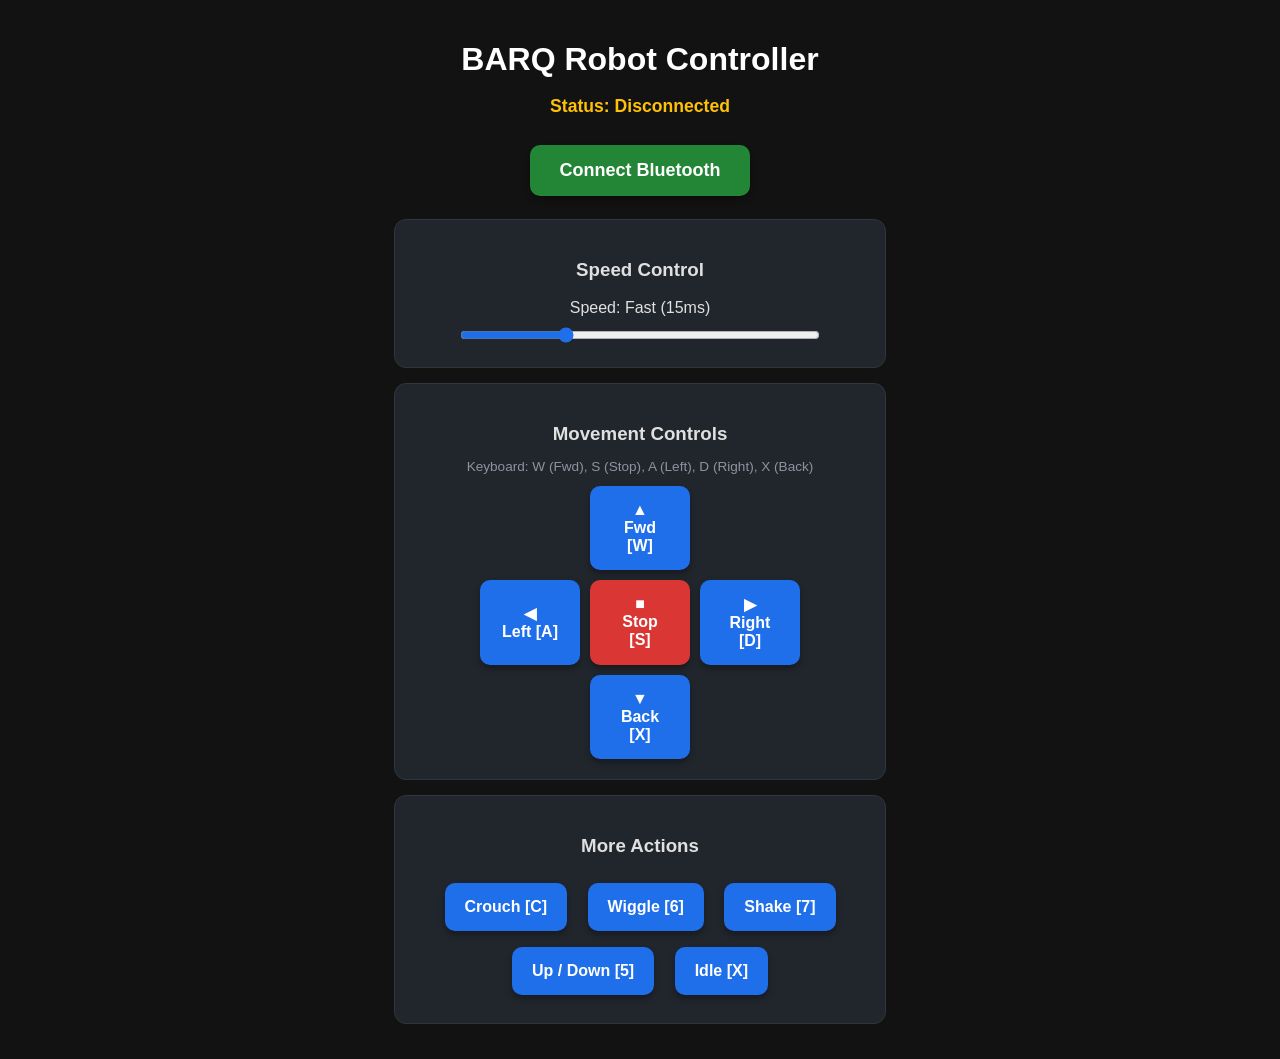
<file: index.html>
<!DOCTYPE html>
<html lang="en">
<head>
    <meta charset="UTF-8">
    <meta name="viewport" content="width=device-width, initial-scale=1.0">
    <title>BARQ Robot Controller</title>
    <link rel="stylesheet" href="style.css">
</head>
<body>

    <h1>BARQ Robot Controller</h1>
    <p id="status">Status: Disconnected</p>
    
    <button id="connectBtn">Connect Bluetooth</button>

    <div class="section">
        <h3>Speed Control</h3>
        <label for="speedRange">Speed: <span id="speedVal">Fast (15ms)</span></label>
        <br>
        <input type="range" id="speedRange" min="5" max="40" value="15" step="1" oninput="updateSpeed(this.value)">
    </div>

    <div class="section">
        <h3>Movement Controls</h3>
        <p class="hint">Keyboard: W (Fwd), S (Stop), A (Left), D (Right), X (Back)</p>
        <div class="control-grid">
            <div class="empty"></div>
            <button onclick="sendCommand('f')">▲<br>Fwd [W]</button>
            <div class="empty"></div>
            <button onclick="sendCommand('l')">◀<br>Left [A]</button>
            <button class="stop" onclick="sendCommand('s')">■<br>Stop [S]</button>
            <button onclick="sendCommand('r')">▶<br>Right [D]</button>
            <div class="empty"></div>
            <button onclick="sendCommand('b')">▼<br>Back [X]</button>
            <div class="empty"></div>
        </div>
    </div>

    <div class="section">
        <h3>More Actions</h3>
        <div>
            <button onclick="sendCommand('c')">Crouch [C]</button>
            <button onclick="sendCommand('w')">Wiggle [6]</button>
            <button onclick="sendCommand('7')">Shake [7]</button>
            <button onclick="sendCommand('5')">Up / Down [5]</button>
            <button onclick="sendCommand('i')">Idle [X]</button>
        </div>
    </div>

    <script src="script.js"></script>
</body>
</html>
</file>
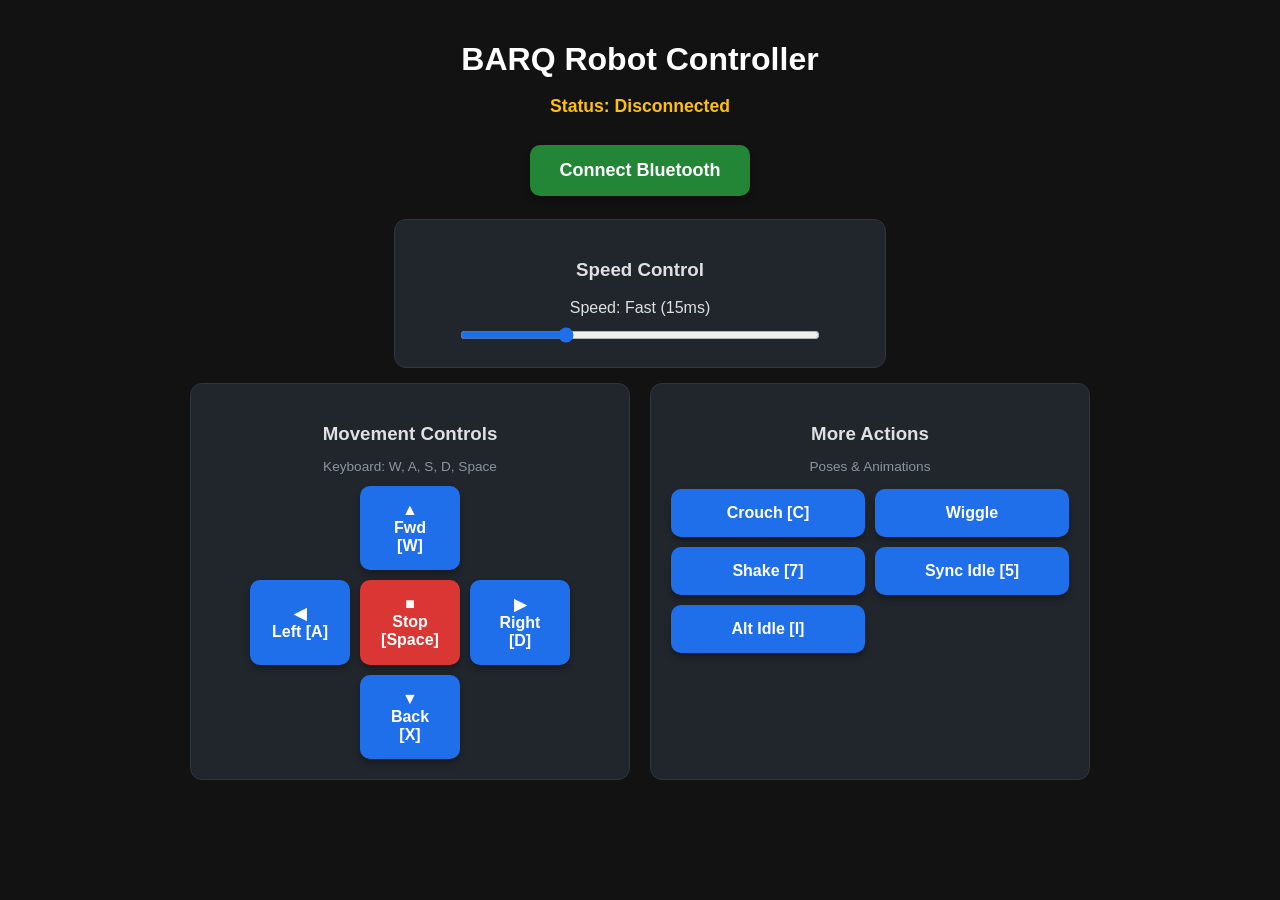
<file: Barq_code/index.html>
<!DOCTYPE html>
<html lang="en">
<head>
    <meta charset="UTF-8">
    <meta name="viewport" content="width=device-width, initial-scale=1.0">
    <title>BARQ Robot Controller</title>
    <link rel="stylesheet" href="style.css">
</head>
<body>

    <h1>BARQ Robot Controller</h1>
    <p id="status">Status: Disconnected</p>
    
    <button id="connectBtn">Connect Bluetooth</button>

    <div class="section speed-section">
        <h3>Speed Control</h3>
        <label for="speedRange">Speed: <span id="speedVal">Fast (15ms)</span></label>
        <br>
        <input type="range" id="speedRange" min="5" max="40" value="15" step="1" oninput="updateSpeed(this.value)">
    </div>

    <!-- Side-by-side container for controls and actions -->
    <div class="dashboard-grid">
        <div class="section">
            <h3>Movement Controls</h3>
            <p class="hint">Keyboard: W, A, S, D, Space</p>
            <div class="control-grid">
                <div class="empty"></div>
                <button onclick="sendCommand('f')">▲<br>Fwd [W]</button>
                <div class="empty"></div>
                <button onclick="sendCommand('l')">◀<br>Left [A]</button>
                <button class="stop" onclick="sendCommand('s')">■<br>Stop [Space]</button>
                <button onclick="sendCommand('r')">▶<br>Right [D]</button>
                <div class="empty"></div>
                <button onclick="sendCommand('b')">▼<br>Back [X]</button>
                <div class="empty"></div>
            </div>
        </div>

        <div class="section">
            <h3>More Actions</h3>
            <p class="hint">Poses & Animations</p>
            <div class="action-grid">
                <button onclick="sendCommand('c')">Crouch [C]</button>
                <button onclick="sendCommand('w')">Wiggle</button>
                <button onclick="sendCommand('7')">Shake [7]</button>
                <button onclick="sendCommand('5')">Sync Idle [5]</button>
                <button onclick="sendCommand('i')">Alt Idle [I]</button>
            </div>
        </div>
    </div>

    <script src="script.js"></script>
</body>
</html>
</file>
<file: style.css>
body 
{
    font-family: Arial, sans-serif;
    text-align: center;
    background: #121212;
    color: #e0e0e0;
    margin: 0;
    padding: 20px;
}

h1 
{ 
    color: #ffffff; margin-bottom: 5px; 
}

#status 
{
    font-weight: bold;
    color: #ffc107;
    margin-bottom: 20px;
    font-size: 1.1rem;
}

button 
{
    font-size: 16px;
    font-weight: bold;
    padding: 15px 20px;
    margin: 8px;
    cursor: pointer;
    border-radius: 10px;
    border: none;
    background: #1f6feb;
    color: white;
    box-shadow: 0 4px 6px rgba(0,0,0,0.3);
    transition: background 0.2s, transform 0.1s;
}

button:active 
{ 
    transform: scale(0.96); 
}

button:hover 
{ 
    background: #388bfd; 
}

#connectBtn 
{ 
    background: #238636; font-size: 18px; padding: 15px 30px; 
}

#connectBtn:hover 
{
    background: #2ea043; 
}

.stop 
{ 
    background: #da3633 !important; 
}

.stop:hover 
{ 
    background: #f85149 !important; 
}

.section 
{
    background: #21262d;
    border: 1px solid #30363d;
    border-radius: 12px;
    padding: 20px;
    margin: 15px auto;
    max-width: 450px;
}

.control-grid 
{
    display: grid;
    grid-template-columns: repeat(3, 1fr);
    gap: 10px;
    max-width: 320px;
    margin: 0 auto;
}

.control-grid button 
{ 
    width: 100%; margin: 0; 
}

.empty 
{ 
    visibility: hidden; 
}

.hint 
{
    font-size: 0.85rem;
    color: #8b949e;
    margin-top: -5px;
    margin-bottom: 12px;
}

input[type=range] 
{
    width: 80%;
    margin-top: 10px;
    accent-color: #1f6feb;
    cursor: pointer;
}
</file>
<file: Barq_code/style.css>
body 
{
    font-family: Arial, sans-serif;
    text-align: center;
    background: #121212;
    color: #e0e0e0;
    margin: 0;
    padding: 20px;
}

h1 
{ 
    color: #ffffff; margin-bottom: 5px; 
}

#status 
{
    font-weight: bold;
    color: #ffc107;
    margin-bottom: 20px;
    font-size: 1.1rem;
}

button 
{
    font-size: 16px;
    font-weight: bold;
    padding: 15px 20px;
    margin: 8px;
    cursor: pointer;
    border-radius: 10px;
    border: none;
    background: #1f6feb;
    color: white;
    box-shadow: 0 4px 6px rgba(0,0,0,0.3);
    transition: background 0.2s, transform 0.1s;
}

button:active 
{ 
    transform: scale(0.96); 
}

button:hover 
{ 
    background: #388bfd; 
}

#connectBtn 
{ 
    background: #238636; font-size: 18px; padding: 15px 30px; 
}

#connectBtn:hover 
{
    background: #2ea043; 
}

.stop 
{ 
    background: #da3633 !important; 
}

.stop:hover 
{ 
    background: #f85149 !important; 
}

.section 
{
    background: #21262d;
    border: 1px solid #30363d;
    border-radius: 12px;
    padding: 20px;
    margin: 15px auto;
    max-width: 450px;
}

.control-grid 
{
    display: grid;
    grid-template-columns: repeat(3, 1fr);
    gap: 10px;
    max-width: 320px;
    margin: 0 auto;
}

.control-grid button 
{ 
    width: 100%; margin: 0; 
}

.empty 
{ 
    visibility: hidden; 
}

.hint 
{
    font-size: 0.85rem;
    color: #8b949e;
    margin-top: -5px;
    margin-bottom: 12px;
}

input[type=range] 
{
    width: 80%;
    margin-top: 10px;
    accent-color: #1f6feb;
    cursor: pointer;
}

/* Container to place Movement Controls and Actions side-by-side */
.dashboard-grid {
    display: flex;
    flex-wrap: wrap;
    justify-content: center;
    gap: 20px;
    max-width: 900px;
    margin: 0 auto;
}

/* Make each panel share space evenly on wider screens */
.dashboard-grid .section {
    flex: 1;
    min-width: 320px;
    max-width: 420px;
    margin: 0;
}

/* Specific styling for the action buttons grid */
.action-grid {
    display: grid;
    grid-template-columns: repeat(2, 1fr);
    gap: 10px;
    margin-top: 15px;
}

.action-grid button {
    width: 100%;
    margin: 0;
}
</file>
